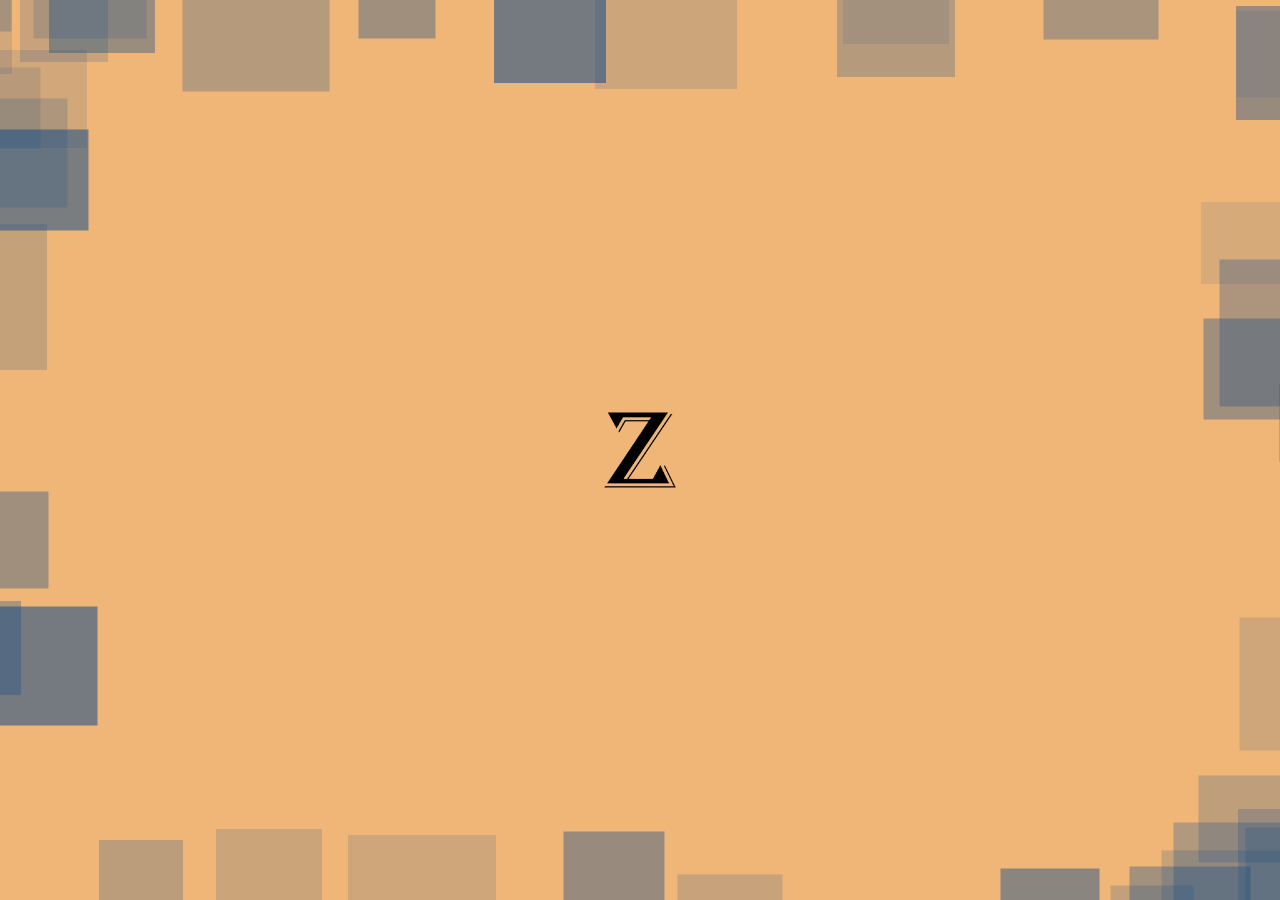
<file: index.html>
<!DOCTYPE html>
<html lang="en">

<head>
  <meta charset="UTF-8">
  <meta name="viewport" content="width=device-width, initial-scale=1.0">
  <title>Zintis May</title>
  <link rel="stylesheet" href="robotoFont.css">
  <link rel="stylesheet" href="robotoFont.css">
  <link rel="preconnect" href="https://fonts.googleapis.com">
  <link rel="preconnect" href="https://fonts.gstatic.com" crossorigin>
  <link
    href="https://fonts.googleapis.com/css2?family=Roboto:ital,wght@0,100;0,300;0,400;0,500;0,700;0,900;1,100;1,300;1,400;1,500;1,700;1,900&display=swap"
    rel="stylesheet">
  <link rel="stylesheet" href="index.css">
  <style>
    body {
      overflow: hidden;
      margin: 0;
      padding: 0;
    }
  </style>
  <!-- Google Tag Manager -->
  <script>(function (w, d, s, l, i) {
      w[l] = w[l] || []; w[l].push({
        'gtm.start':
          new Date().getTime(), event: 'gtm.js'
      }); var f = d.getElementsByTagName(s)[0],
        j = d.createElement(s), dl = l != 'dataLayer' ? '&l=' + l : ''; j.async = true; j.src =
          'https://www.googletagmanager.com/gtm.js?id=' + i + dl; f.parentNode.insertBefore(j, f);
    })(window, document, 'script', 'dataLayer', 'GTM-M5S8KQSX');</script>
  <!-- End Google Tag Manager -->
</head>

<body class="index" id="shapeHolder">
  <!-- Google Tag Manager (noscript) -->
  <noscript><iframe src="https://www.googletagmanager.com/ns.html?id=GTM-M5S8KQSX" height="0" width="0"
      style="display:none;visibility:hidden"></iframe></noscript>
  <!-- End Google Tag Manager (noscript) -->
  <div id="shapeHolder" class="sidePattern">
  </div>
  <a href="home.html" class="fancyZ fixedCenter"></a>

</body>
<script>
  document.body.addEventListener("click", function () {
    window.location = "home.html"
  })
</script>
<script>

  let blueSquareArray = createShapes(10)
  let shapeHolder = document.getElementById("shapeHolder")
  blueSquareArray.forEach(tri => {
    shapeHolder.appendChild(tri)
  })

  function rand(min, max) {
    return min + Math.floor(Math.random() * Math.floor(max - min + 1));
  }

  function weightedRand(min, max, goHi, iterations) {
    var numToReturn = max;
    for (var k = 0; k < iterations; k++) {
      var randomNumber = rand(min, max);
      if (goHi && randomNumber > numToReturn) {
        numToReturn = randomNumber
      } else if (!goHi && randomNumber < numToReturn) {
        numToReturn = randomNumber
      }
    }
    return numToReturn;
  }

  function makeRandomblueSquare(i, topBottom, distanceFromTB, leftRight, distanceFromLR) {
    var heightWidth = rand(75, 150);
    let tri = document.createElement("div")
    tri.classList.add("blueSquare")
    tri.style.zIndex = 0
    if (topBottom) tri.style[topBottom] = rand(distanceFromTB.lo, distanceFromTB.hi) + "%"
    if (leftRight) tri.style[leftRight] = rand(distanceFromLR.lo, distanceFromLR.hi) + "%"
    tri.style.height = heightWidth + "px"
    tri.style.width = heightWidth + "px"
    tri.style.opacity = weightedRand(10, 70, false, 3) / 100

    return tri
  }

  function createShapes(amount) {
    //Version 1 sides
    var blueSquareArray = []
    // left
    for (var x = 0; x < amount; x++) {
      blueSquareArray.push(makeRandomblueSquare(x, "top", { lo: -5, hi: 105 }, "left", { lo: -3, hi: 3 }))
    }
    // right
    for (var y = 0; y < amount; y++) {
      blueSquareArray.push(makeRandomblueSquare(x, "top", { lo: -5, hi: 105 }, "left", { lo: 97, hi: 103 }))
    }
    // top
    for (var z = 0; z < amount; z++) {
      blueSquareArray.push(makeRandomblueSquare(x, "top", { lo: -3, hi: 3 }, "left", { lo: -5, hi: 105 }))
    }
    // bottom
    for (var q = 0; q < amount; q++) {
      blueSquareArray.push(makeRandomblueSquare(x, "top", { lo: 97, hi: 103 }, "left", { lo: -5, hi: 105 }))
    }
    return blueSquareArray
  }





</script>

</html>
</file>
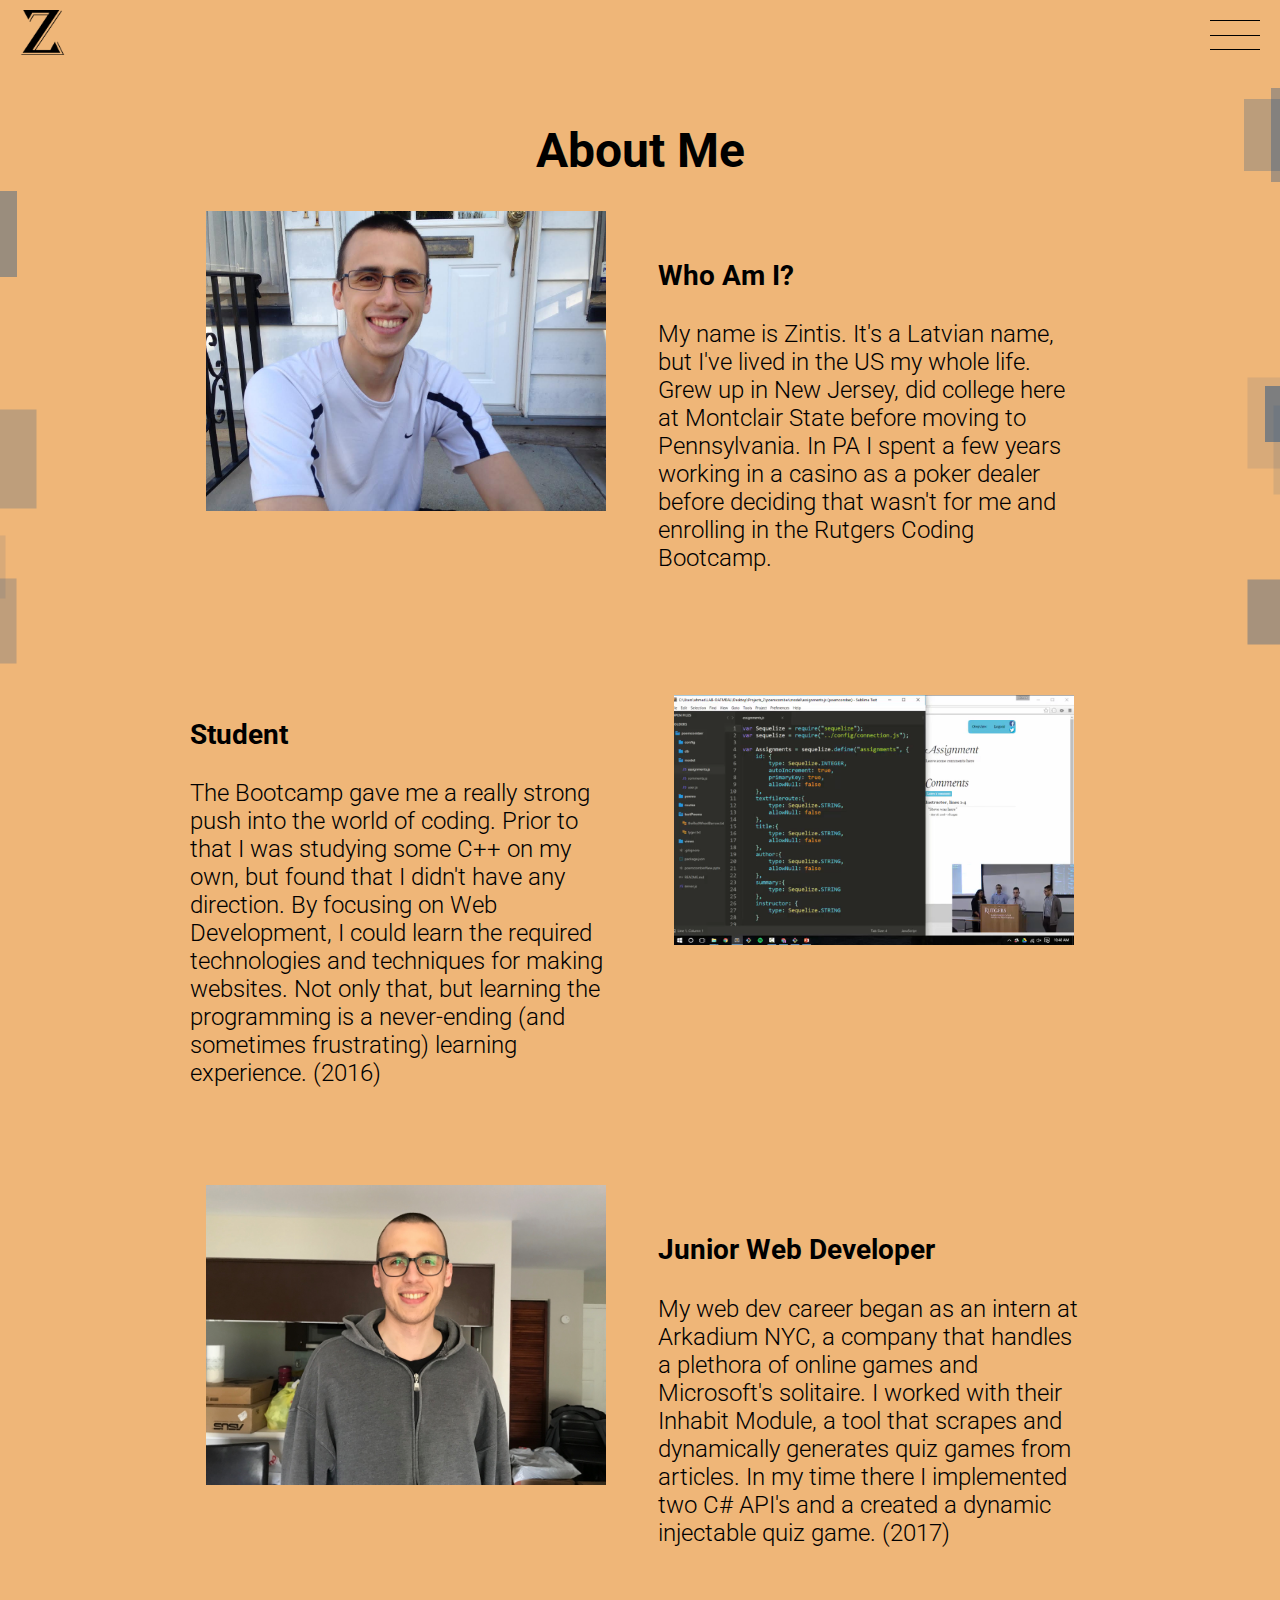
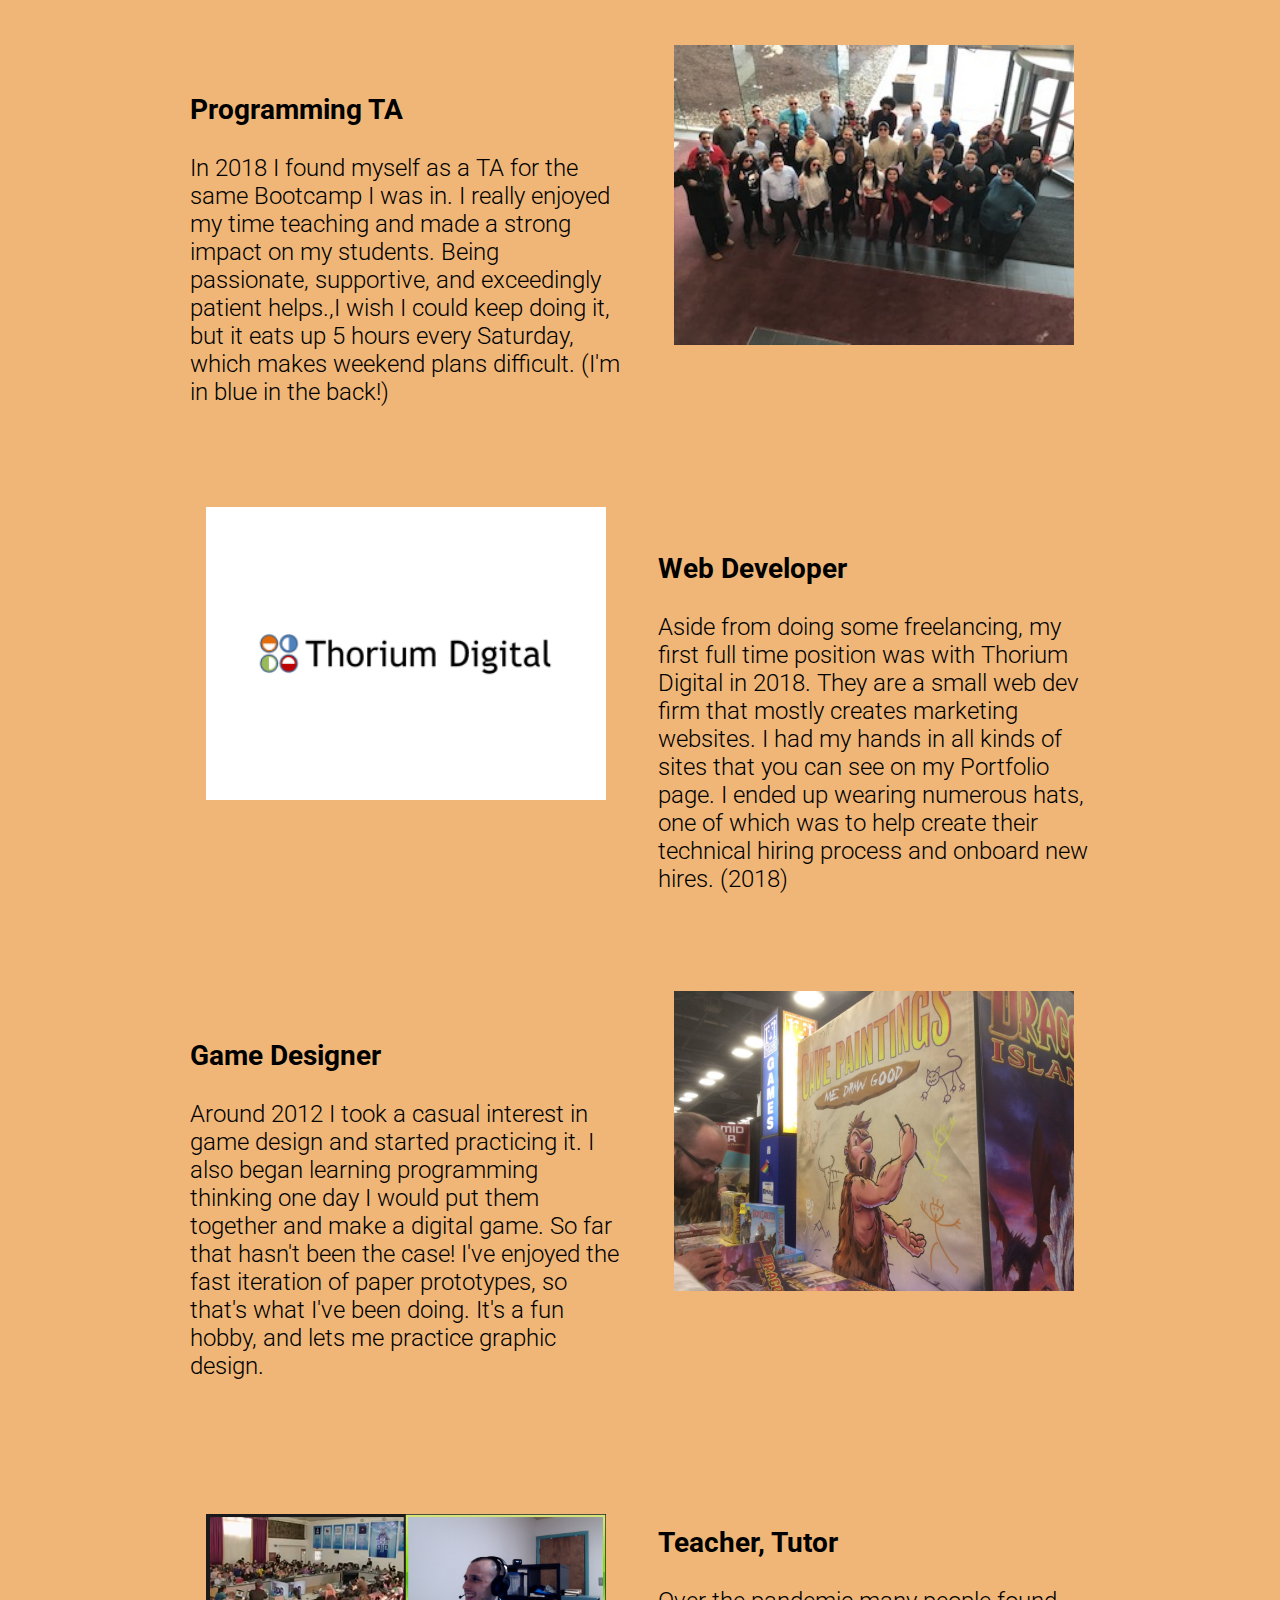
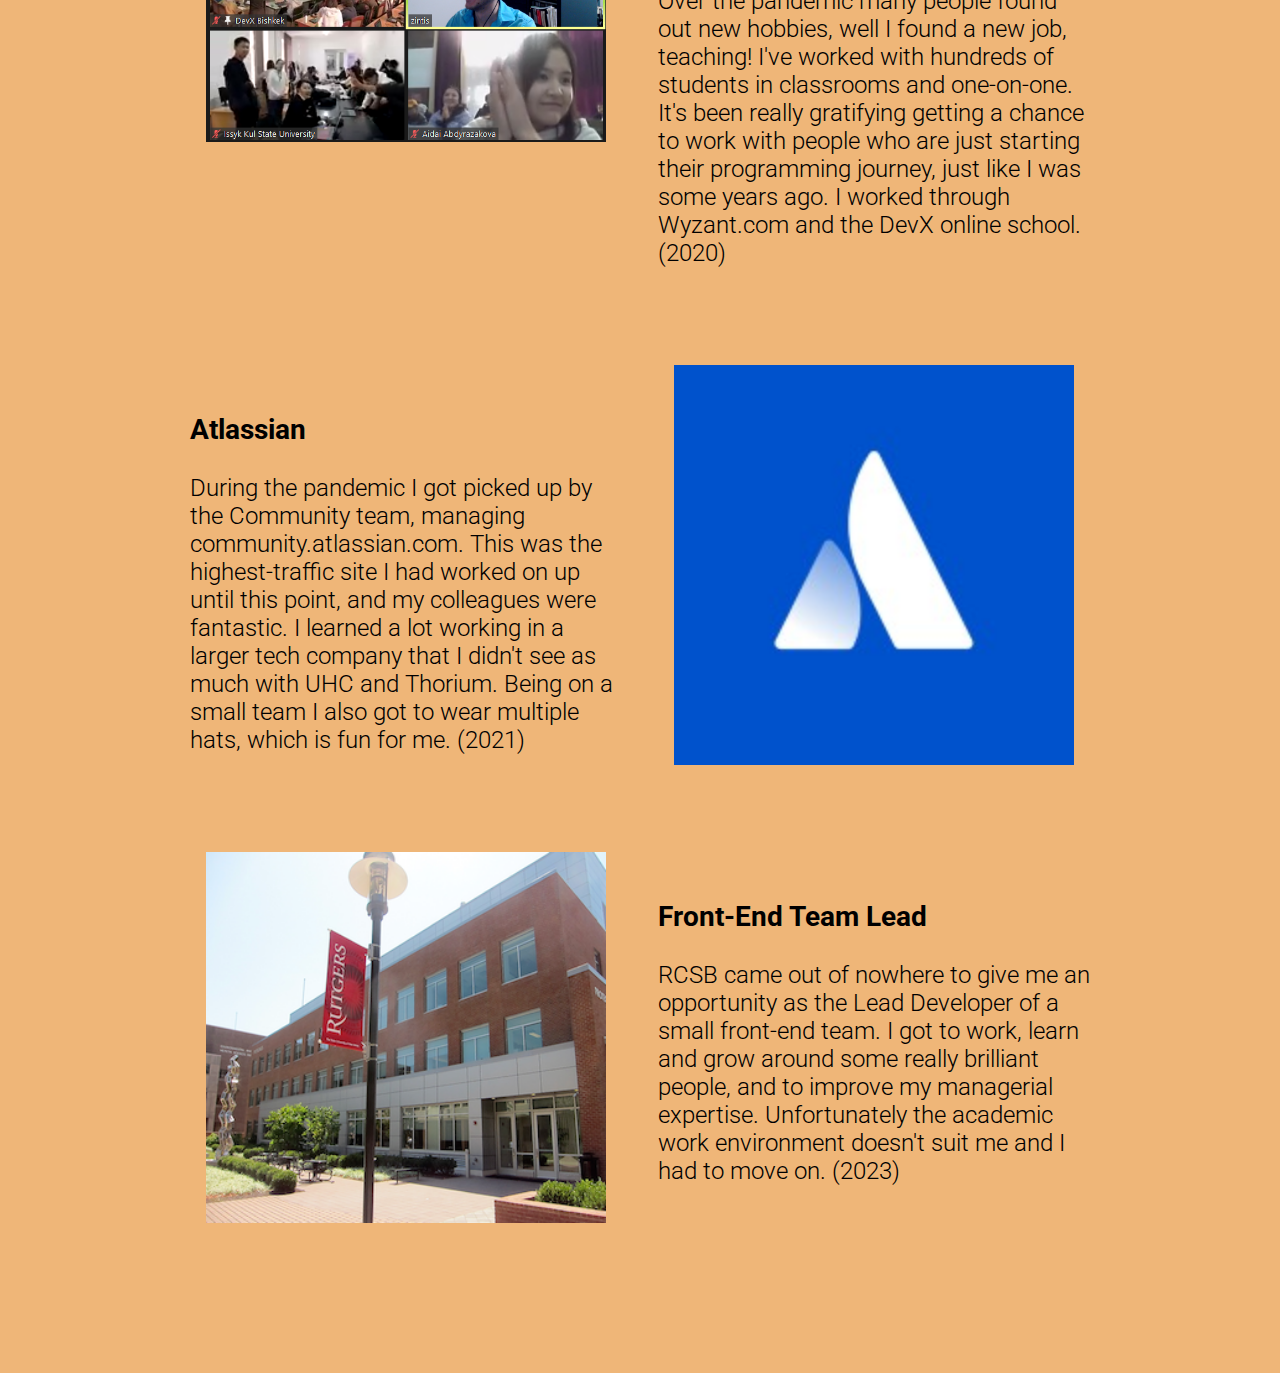
<file: about.html>
<!DOCTYPE html>
<html lang="en">

<head>
  <meta charset="UTF-8">
  <meta name="viewport" content="width=device-width, 
  initial-scale=1.0">
  <title>Zintis May - About</title>
  <link rel="stylesheet" href="robotoFont.css">
  <link rel="preconnect" href="https://fonts.googleapis.com">
  <link rel="preconnect" href="https://fonts.gstatic.com" crossorigin>
  <link
    href="https://fonts.googleapis.com/css2?family=Roboto:ital,wght@0,100;0,300;0,400;0,500;0,700;0,900;1,100;1,300;1,400;1,500;1,700;1,900&display=swap"
    rel="stylesheet">
  <link rel="stylesheet" href="index.css">
  <!-- Google Tag Manager -->
  <script>(function (w, d, s, l, i) {
      w[l] = w[l] || []; w[l].push({
        'gtm.start':
          new Date().getTime(), event: 'gtm.js'
      }); var f = d.getElementsByTagName(s)[0],
        j = d.createElement(s), dl = l != 'dataLayer' ? '&l=' + l : ''; j.async = true; j.src =
          'https://www.googletagmanager.com/gtm.js?id=' + i + dl; f.parentNode.insertBefore(j, f);
    })(window, document, 'script', 'dataLayer', 'GTM-M5S8KQSX');</script>
  <!-- End Google Tag Manager -->
</head>

<body class="about">
  <!-- Google Tag Manager (noscript) -->
  <noscript><iframe src="https://www.googletagmanager.com/ns.html?id=GTM-M5S8KQSX" height="0" width="0"
      style="display:none;visibility:hidden"></iframe></noscript>
  <!-- End Google Tag Manager (noscript) -->
  <div class="contentArea" id="contentArea">
    <h1 class="headerText">About Me</h1>
  </div>
</body>
<!-- assigns variable "aboutData" -->
<script src="data/aboutData.js"></script>
<script>
  let contentArea = document.getElementById("contentArea")
  // contentArea.innerHTML = ""
  for (let x = 0; x < aboutData.length; x++) {
    let { image, title, text, year } = aboutData[x]
    let flip = x % 2 === 1 ? "flip" : ""
    let content = `
      <div class="row ${flip}">
        <div class="col left">
          <img src="images/${image}" alt="">
        </div>
        <div class="col right">
          <p>
            <h3>
              ${title}
            </h3>
            ${text}
          </p>
        </div>
      </div>
    `
    contentArea.innerHTML += content
  }
</script>
<script src="addMenu.js"></script>
<script>

  let blueSquareWithContent = document.querySelectorAll(".contentArea .blueSquare")
  // alert(blueSquareWithContent.length)
  for (let x = 0; x < blueSquareWithContent.length; x++) {
    let target = blueSquareWithContent[x]
    target.position = "absolute"
    target.style.top = `calc(40% + ${x * 50}px)`
    if (x % 2 === 1) {
      target.style.margin = "0 calc(50% + 150px)"
    } else {
      target.style.margin = "0 calc(50% - 150px)"
    }
  }

  let blueSquareArray = createShapes(10)
  blueSquareArray.forEach(tri => {
    contentArea.appendChild(tri)
  })

  function rand(min, max) {
    return min + Math.floor(Math.random() * Math.floor(max - min + 1));
  }

  function weightedRand(min, max, goHi, iterations) {
    var numToReturn = max;
    for (var k = 0; k < iterations; k++) {
      var randomNumber = rand(min, max);
      if (goHi && randomNumber > numToReturn) {
        numToReturn = randomNumber
      } else if (!goHi && randomNumber < numToReturn) {
        numToReturn = randomNumber
      }
    }
    return numToReturn;
  }

  function makeRandomBlueSquare(i, distanceFromTB, distanceFromLR) {
    var heightWidth = rand(50, 100);
    let tri = document.createElement("div")
    tri.classList.add("blueSquare")
    tri.style.zIndex = 0
    tri.style.top = rand(distanceFromTB.lo, distanceFromTB.hi) + "%"
    tri.style.left = rand(distanceFromLR.lo, distanceFromLR.hi) + "%"
    tri.style.height = heightWidth + "px"
    tri.style.width = heightWidth + "px"
    tri.style.opacity = weightedRand(10, 70, false, 3) / 100

    return tri
  }

  function createShapes(amount) {
    //Version 1 sides
    var blueSquareArray = []
    // left
    for (var x = 0; x < amount; x++) {
      blueSquareArray.push(makeRandomBlueSquare(x, { lo: 15, hi: 100 }, { lo: -5, hi: 0 }))
    }
    // right
    for (var y = 0; y < amount; y++) {
      blueSquareArray.push(makeRandomBlueSquare(x, { lo: 15, hi: 100 }, { lo: 100, hi: 105 }))
    }
    // // top
    // for (var z = 0; z < amount; z++) {
    //   blueSquareArray.push(makeRandomBlueSquare(x, { lo: -3, hi: 5 }, { lo: 10, hi: 90 }))
    // }
    // // bottom
    // for (var q = 0; q < amount; q++) {
    //   blueSquareArray.push(makeRandomBlueSquare(x, { lo: 97, hi: 103 }, { lo: -10, hi: 100 }))
    // }
    return blueSquareArray
  }
</script>

</html>
</file>
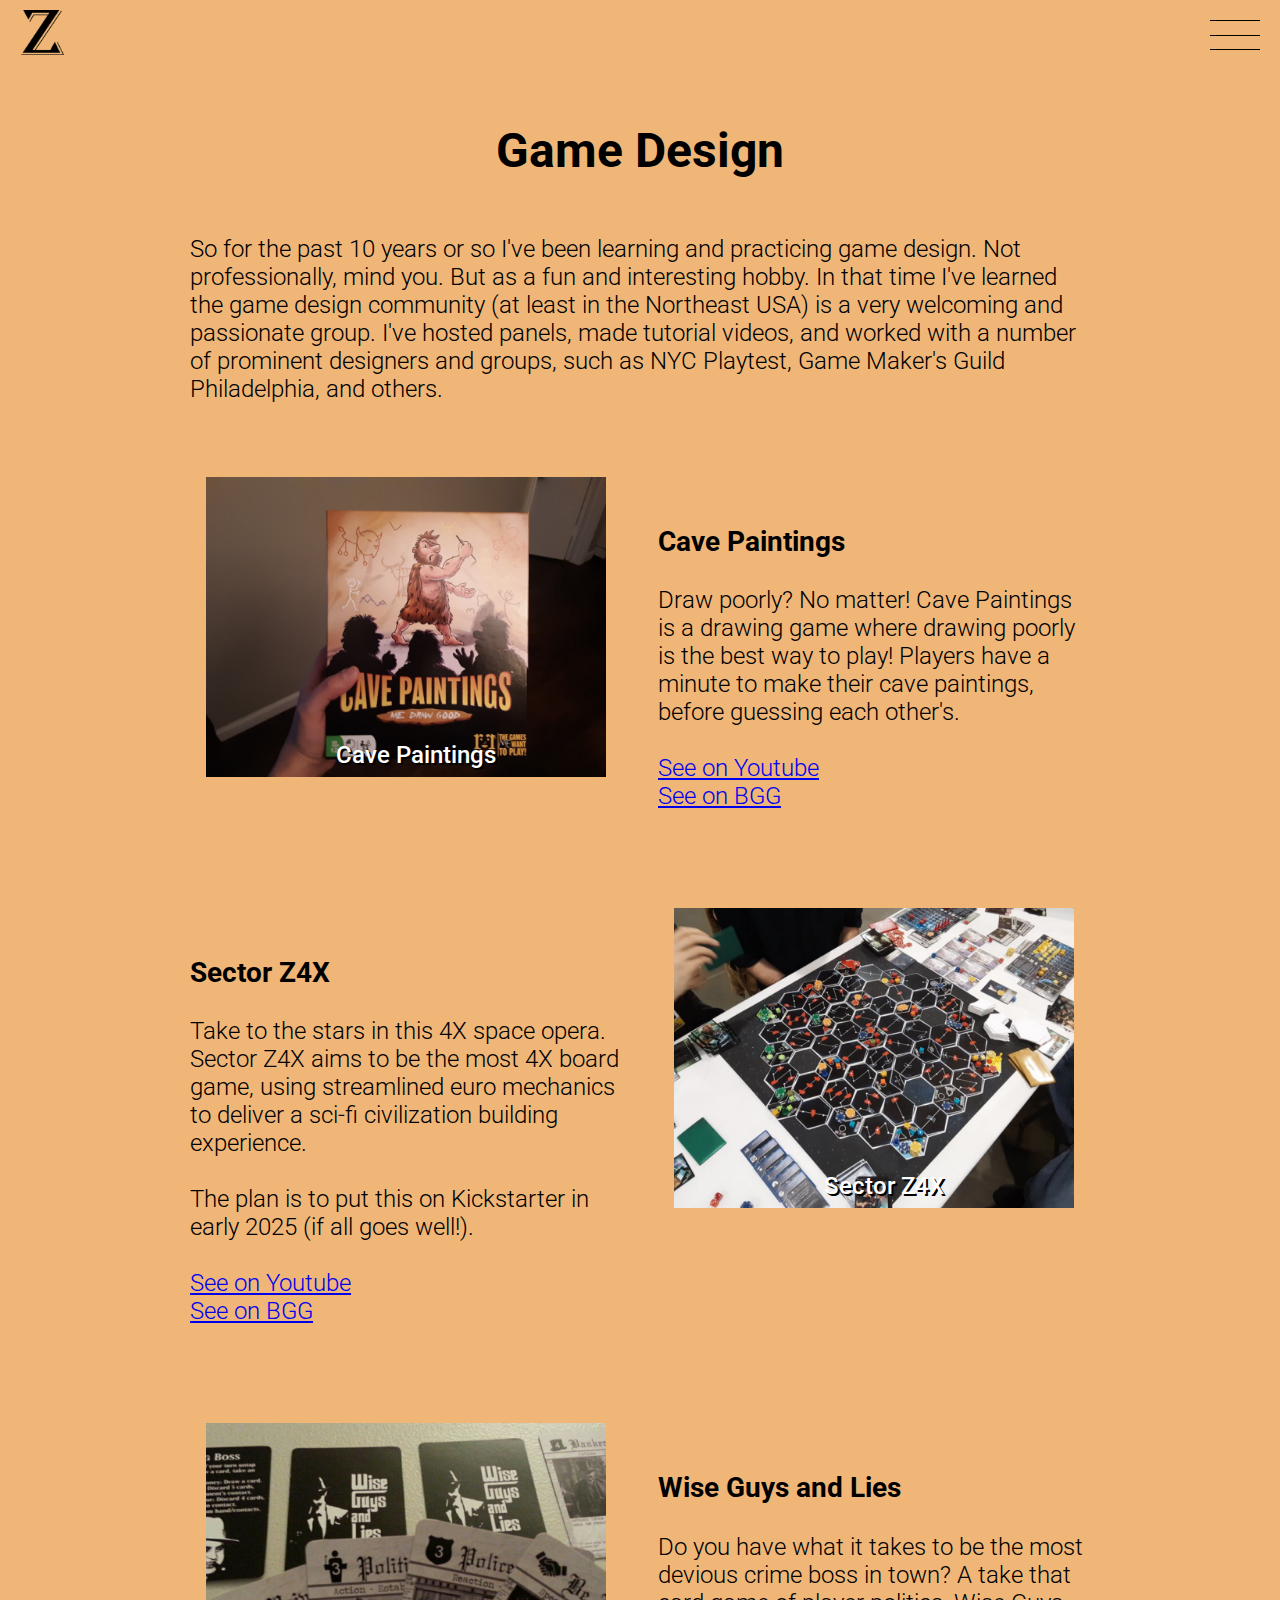
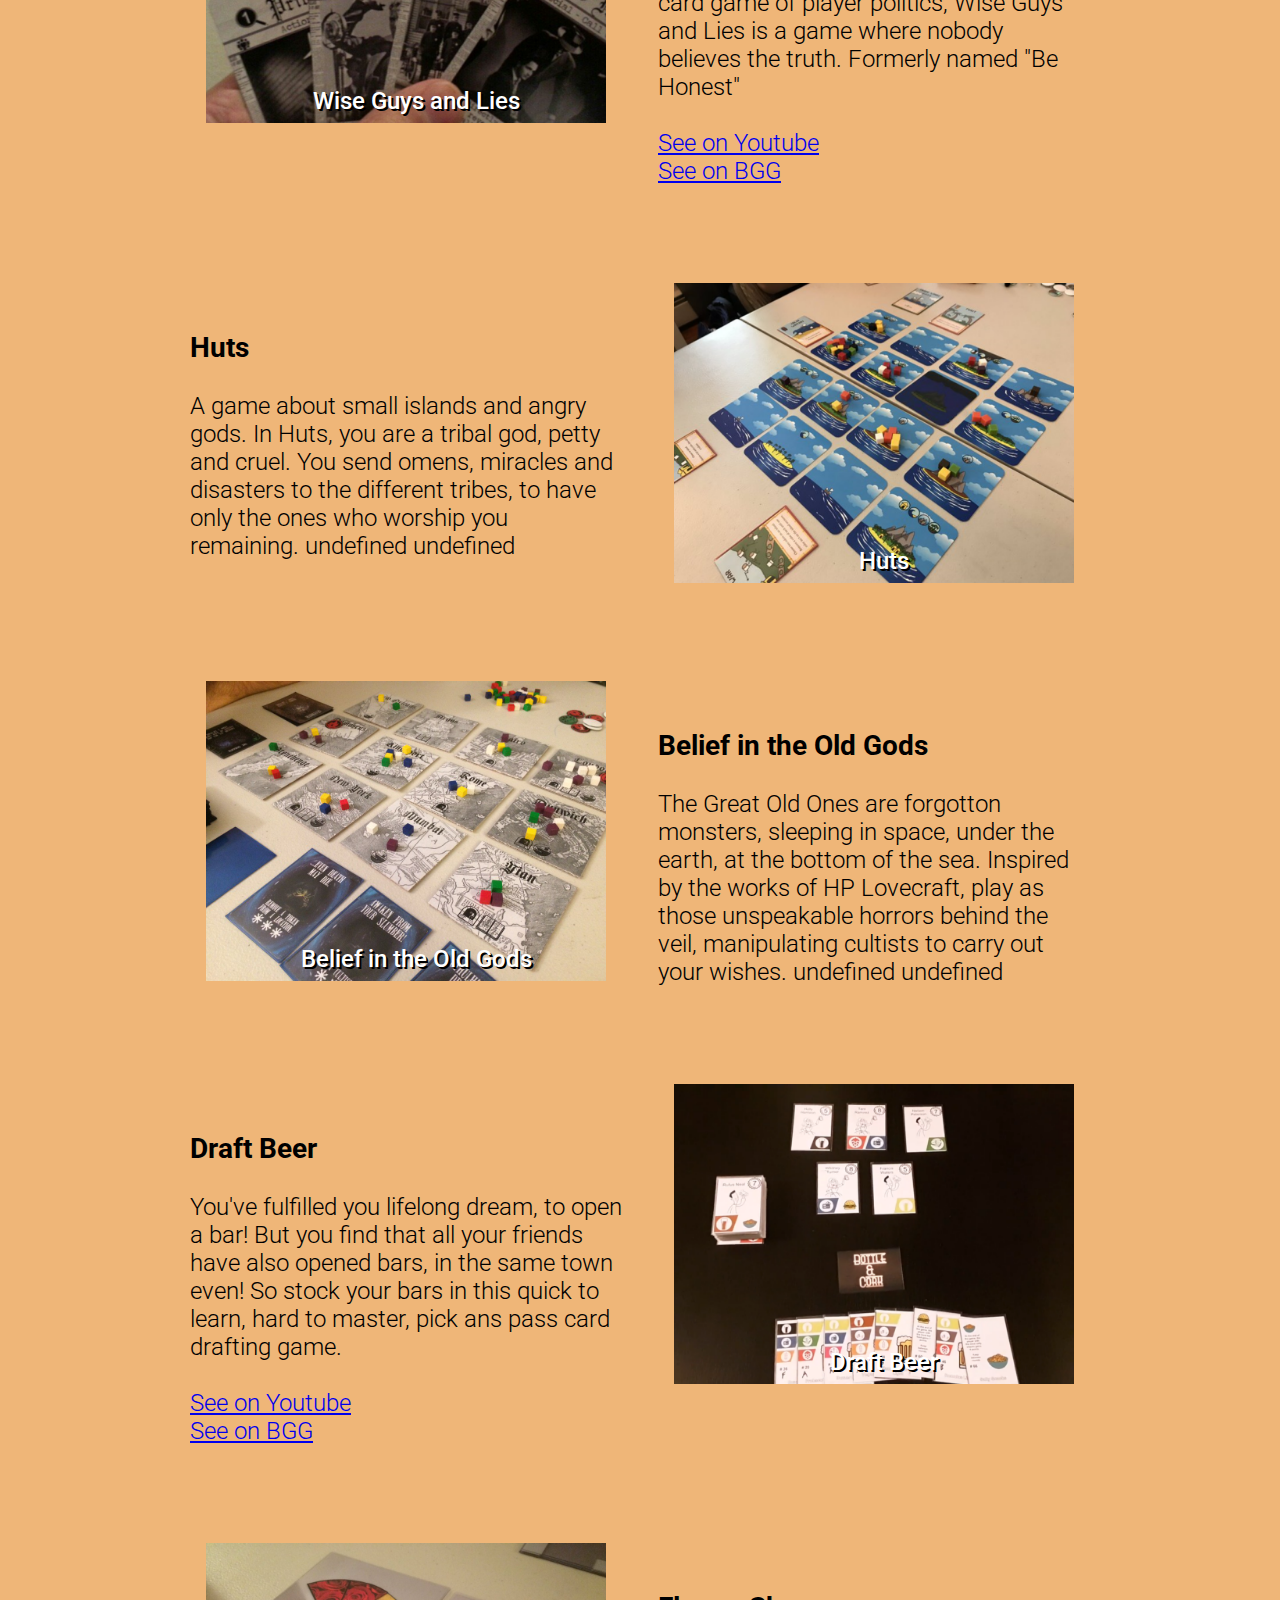
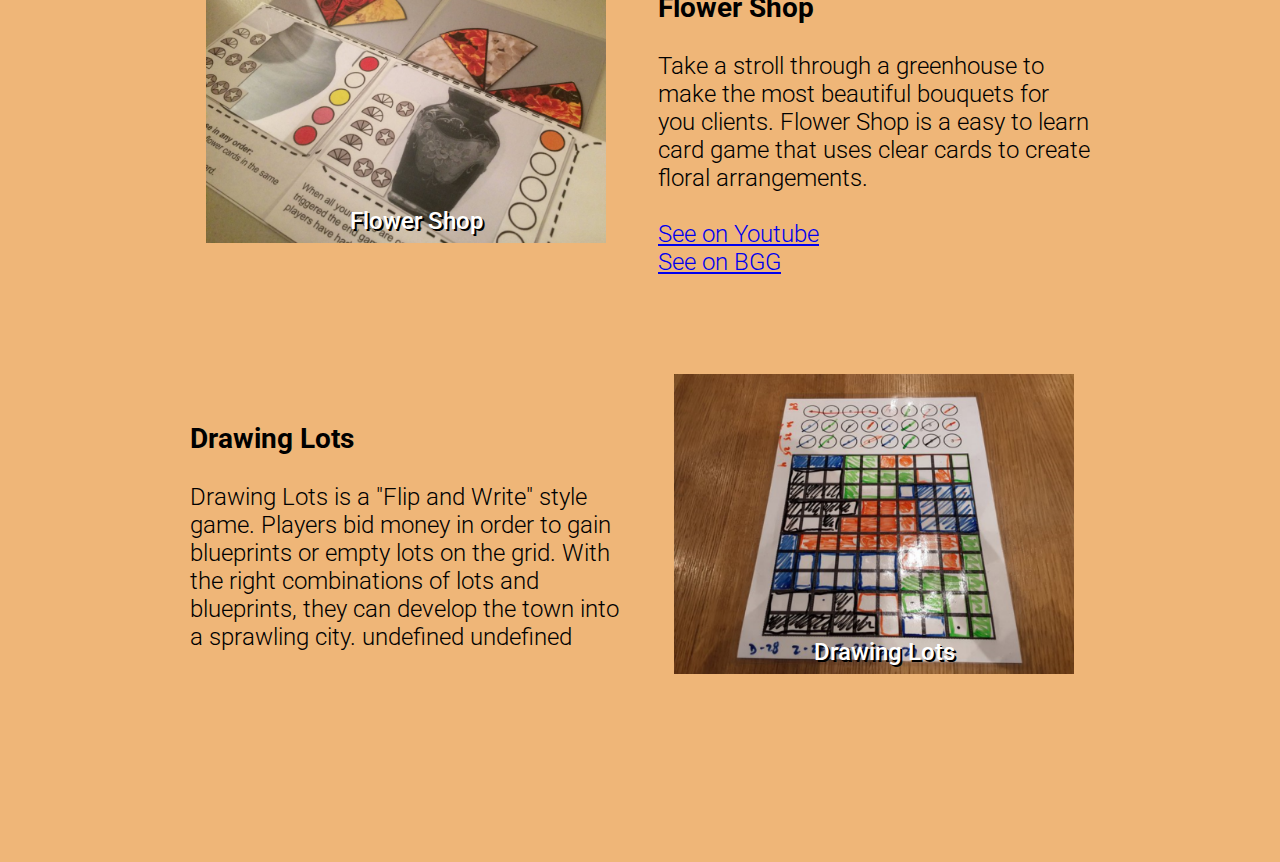
<file: games.html>
<!DOCTYPE html>
<html lang="en">

<head>
  <meta charset="UTF-8">
  <meta name="viewport" content="width=device-width, initial-scale=1.0">
  <title>Zintis May - Games</title>
  <link rel="stylesheet" href="robotoFont.css">
  <link rel="preconnect" href="https://fonts.googleapis.com">
  <link rel="preconnect" href="https://fonts.gstatic.com" crossorigin>
  <link
    href="https://fonts.googleapis.com/css2?family=Roboto:ital,wght@0,100;0,300;0,400;0,500;0,700;0,900;1,100;1,300;1,400;1,500;1,700;1,900&display=swap"
    rel="stylesheet">
  <link rel="stylesheet" href="index.css">
  <!-- Google Tag Manager -->
  <script>(function (w, d, s, l, i) {
      w[l] = w[l] || []; w[l].push({
        'gtm.start':
          new Date().getTime(), event: 'gtm.js'
      }); var f = d.getElementsByTagName(s)[0],
        j = d.createElement(s), dl = l != 'dataLayer' ? '&l=' + l : ''; j.async = true; j.src =
          'https://www.googletagmanager.com/gtm.js?id=' + i + dl; f.parentNode.insertBefore(j, f);
    })(window, document, 'script', 'dataLayer', 'GTM-M5S8KQSX');</script>
  <!-- End Google Tag Manager -->
</head>

<body class="games">
  <!-- Google Tag Manager (noscript) -->
  <noscript><iframe src="https://www.googletagmanager.com/ns.html?id=GTM-M5S8KQSX" height="0" width="0"
      style="display:none;visibility:hidden"></iframe></noscript>
  <!-- End Google Tag Manager (noscript) -->
  <div class="contentArea" id="contentArea">
    <h1 class="headerText">Game Design</h1>
    <div class="row">
      <p>So for the past 10 years or so I've been learning and practicing game design. Not professionally, mind you. But
        as a fun and interesting hobby. In that time I've learned the game design community (at least in the Northeast
        USA) is a very welcoming and passionate group. I've hosted panels, made tutorial videos, and worked with a
        number of prominent designers and groups, such as NYC Playtest, Game Maker's Guild Philadelphia, and others.</p>
    </div>
  </div>
</body>
<script src="data/gameData.js"></script>
<script>
  let contentArea = document.getElementById("contentArea")
  for (let x = 0; x < gameData.length; x++) {
    let { name, year, description, image, youtubeVideoLink, BGGpageLink } = gameData[x]
    let flip = x % 2 === 1 ? "flip" : ""
    let content = `
    <div class="row ${flip}">
      <div class="col left">
        <img src="images/${image}" alt="${name}">
        <p class="captionText">${name}</p>
      </div>
      <div class="col right">
        <p>
          <h3>
            ${name}
          </h3>
          ${description}
          ${youtubeVideoLink && `<br><br><a href="${youtubeVideoLink}">See on Youtube</a>`}
          ${youtubeVideoLink && `<a href="${BGGpageLink}">See on BGG</a>`}
        </p>
      </div>
    </div>
    
    `
    contentArea.innerHTML += content
  }
</script>
<script src="addMenu.js"></script>

</html>
</file>
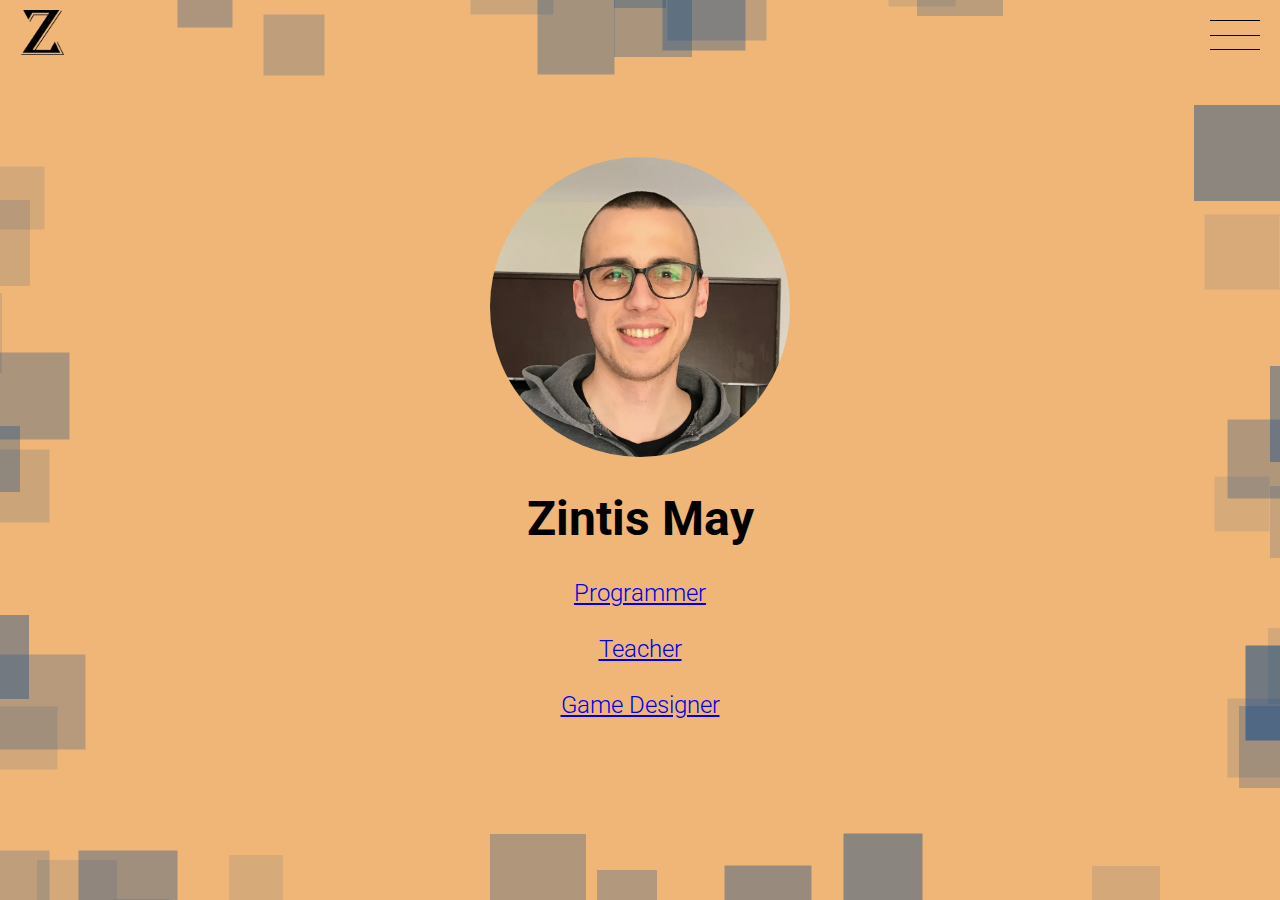
<file: home.html>
<!DOCTYPE html>
<html lang="en">

<head>
  <meta charset="UTF-8" />
  <meta name="viewport" content="width=device-width, initial-scale=1.0" />
  <title>Zintis May - Home</title>
  <link rel="stylesheet" href="robotoFont.css" />
  <link rel="preconnect" href="https://fonts.googleapis.com" />
  <link rel="preconnect" href="https://fonts.gstatic.com" crossorigin />
  <link
    href="https://fonts.googleapis.com/css2?family=Roboto:ital,wght@0,100;0,300;0,400;0,500;0,700;0,900;1,100;1,300;1,400;1,500;1,700;1,900&display=swap"
    rel="stylesheet" />
  <link rel="stylesheet" href="index.css" />
</head>

<meta charset="UTF-8">
<meta name="viewport" content="width=device-width, initial-scale=1.0">
<title>Zintis May - Home</title>
<link rel="stylesheet" href="robotoFont.css">
<link rel="preconnect" href="https://fonts.googleapis.com">
<link rel="preconnect" href="https://fonts.gstatic.com" crossorigin>
<link
  href="https://fonts.googleapis.com/css2?family=Roboto:ital,wght@0,100;0,300;0,400;0,500;0,700;0,900;1,100;1,300;1,400;1,500;1,700;1,900&display=swap"
  rel="stylesheet">
<link rel="stylesheet" href="index.css">
<!-- Google Tag Manager -->
<script>(function (w, d, s, l, i) {
    w[l] = w[l] || []; w[l].push({
      'gtm.start':
        new Date().getTime(), event: 'gtm.js'
    }); var f = d.getElementsByTagName(s)[0],
      j = d.createElement(s), dl = l != 'dataLayer' ? '&l=' + l : ''; j.async = true; j.src =
        'https://www.googletagmanager.com/gtm.js?id=' + i + dl; f.parentNode.insertBefore(j, f);
  })(window, document, 'script', 'dataLayer', 'GTM-M5S8KQSX');</script>
<!-- End Google Tag Manager -->
</head>

<body class="home">
  <!-- Google Tag Manager (noscript) -->
  <noscript><iframe src="https://www.googletagmanager.com/ns.html?id=GTM-M5S8KQSX" height="0" width="0"
      style="display:none;visibility:hidden"></iframe></noscript>
  <!-- End Google Tag Manager (noscript) -->
  <div class="contentArea" id="contentArea">
    <div class="headshot" id="headshot"></div>
    <div class="">
      <h1>Zintis May</h1>
      <p>
        <a href="work.html">Programmer</a>
        <br />
        <br />
        <a href="teaching.html">Teacher</a>
        <br />
        <br />
        <a href="games.html">Game Designer</a>
      </p>
      <div id="links"></div>
    </div>
  </div>
</body>
<script src="addMenu.js"></script>
<script>
  // buildMenu(document.getElementById("links"));
</script>
<script>
  let blueSquareArray = createShapes(10);
  let contentArea = document.getElementById("contentArea");
  blueSquareArray.forEach((tri) => {
    contentArea.appendChild(tri);
  });

  function rand(min, max) {
    return min + Math.floor(Math.random() * Math.floor(max - min + 1));
  }

  function weightedRand(min, max, goHi, iterations) {
    var numToReturn = max;
    for (var k = 0; k < iterations; k++) {
      var randomNumber = rand(min, max);
      if (goHi && randomNumber > numToReturn) {
        numToReturn = randomNumber;
      } else if (!goHi && randomNumber < numToReturn) {
        numToReturn = randomNumber;
      }
    }
    return numToReturn;
  }

  function makeRandomBlueSquare(i, distanceFromTB, distanceFromLR) {
    var heightWidth = rand(50, 100);
    let tri = document.createElement("div");
    tri.classList.add("blueSquare");
    tri.style.zIndex = 0;
    tri.style.top = rand(distanceFromTB.lo, distanceFromTB.hi) + "%";
    tri.style.left = rand(distanceFromLR.lo, distanceFromLR.hi) + "%";
    tri.style.height = heightWidth + "px";
    tri.style.width = heightWidth + "px";
    tri.style.opacity = weightedRand(10, 70, false, 3) / 100;

    return tri;
  }

  function createShapes(amount) {
    //Version 1 sides
    var blueSquareArray = [];
    // left
    for (var x = 0; x < amount; x++) {
      blueSquareArray.push(
        makeRandomBlueSquare(x, { lo: 15, hi: 100 }, { lo: -3, hi: 3 })
      );
    }
    // right
    for (var y = 0; y < amount; y++) {
      blueSquareArray.push(
        makeRandomBlueSquare(x, { lo: 15, hi: 100 }, { lo: 97, hi: 103 })
      );
    }
    // top
    for (var z = 0; z < amount; z++) {
      blueSquareArray.push(
        makeRandomBlueSquare(x, { lo: -3, hi: 5 }, { lo: 10, hi: 90 })
      );
    }
    // bottom
    for (var q = 0; q < amount; q++) {
      blueSquareArray.push(
        makeRandomBlueSquare(x, { lo: 97, hi: 103 }, { lo: -10, hi: 100 })
      );
    }
    return blueSquareArray;
  }
</script>

</html>
</file>
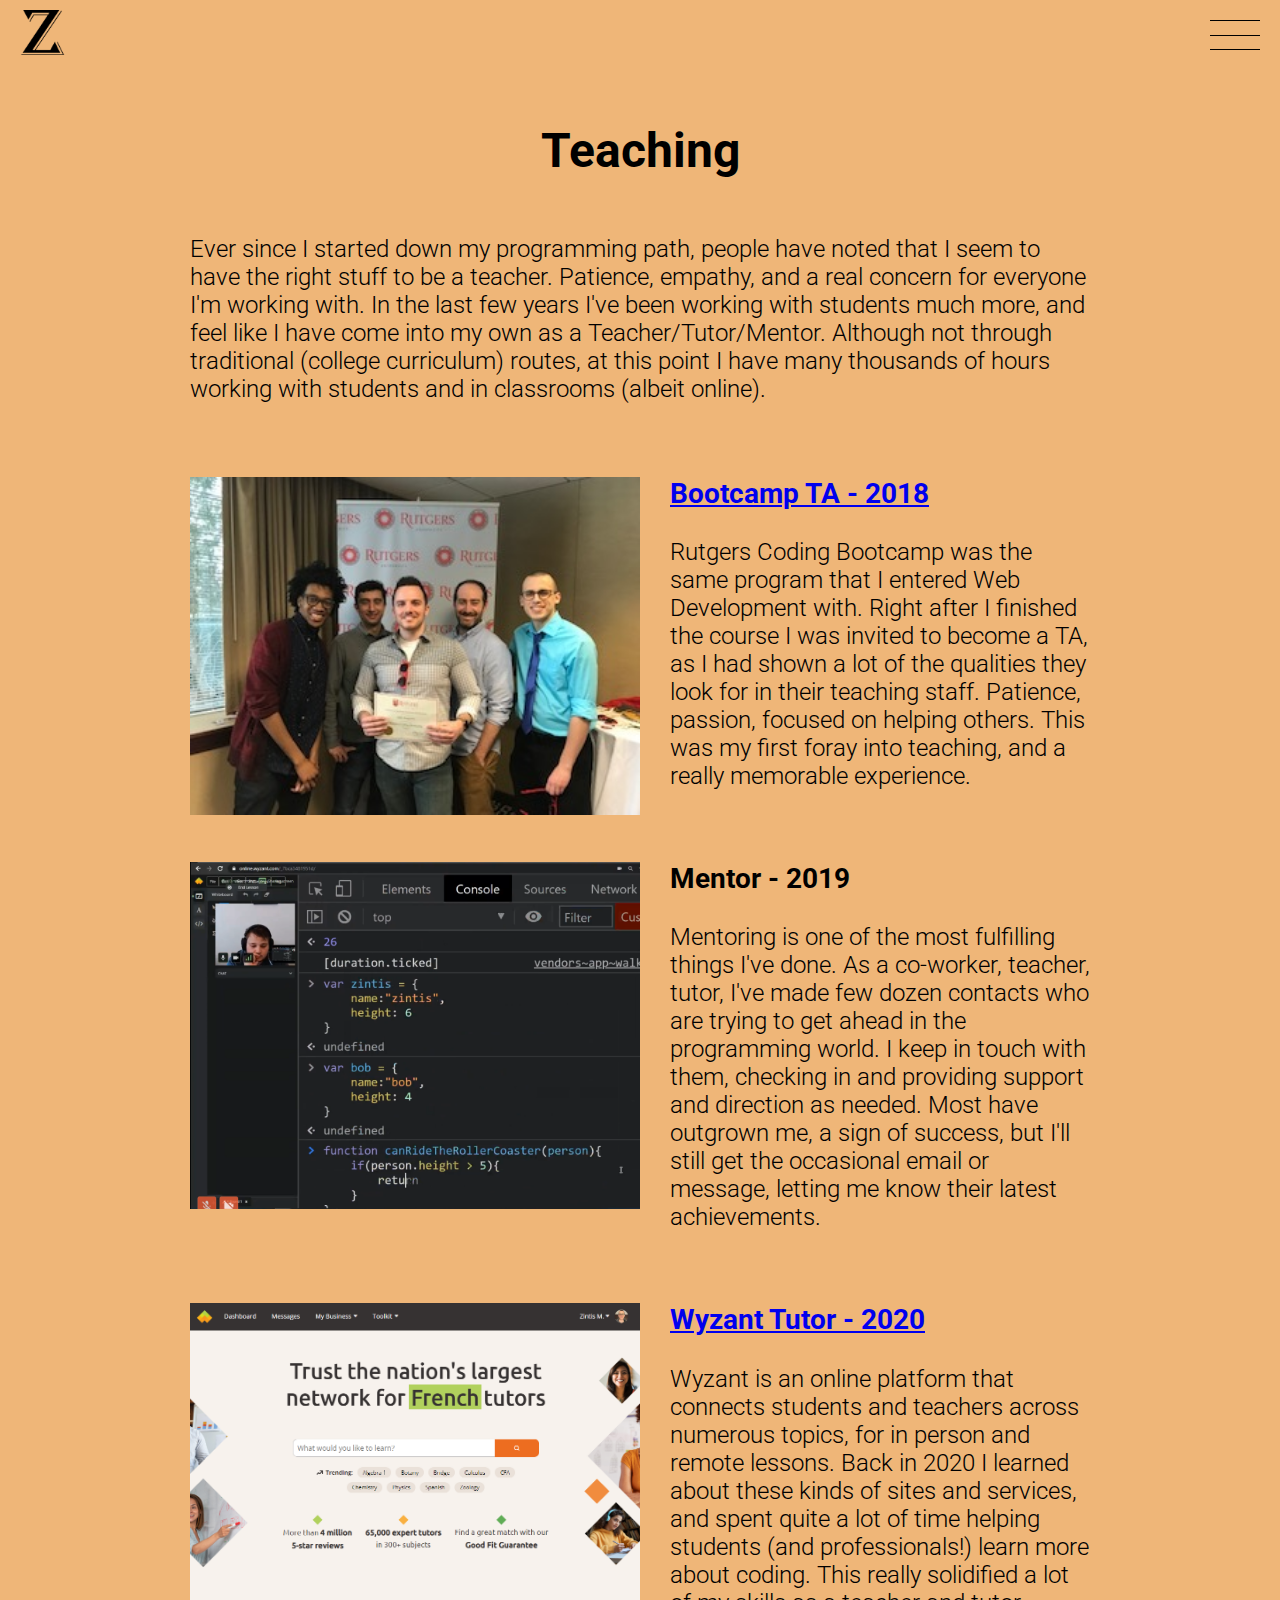
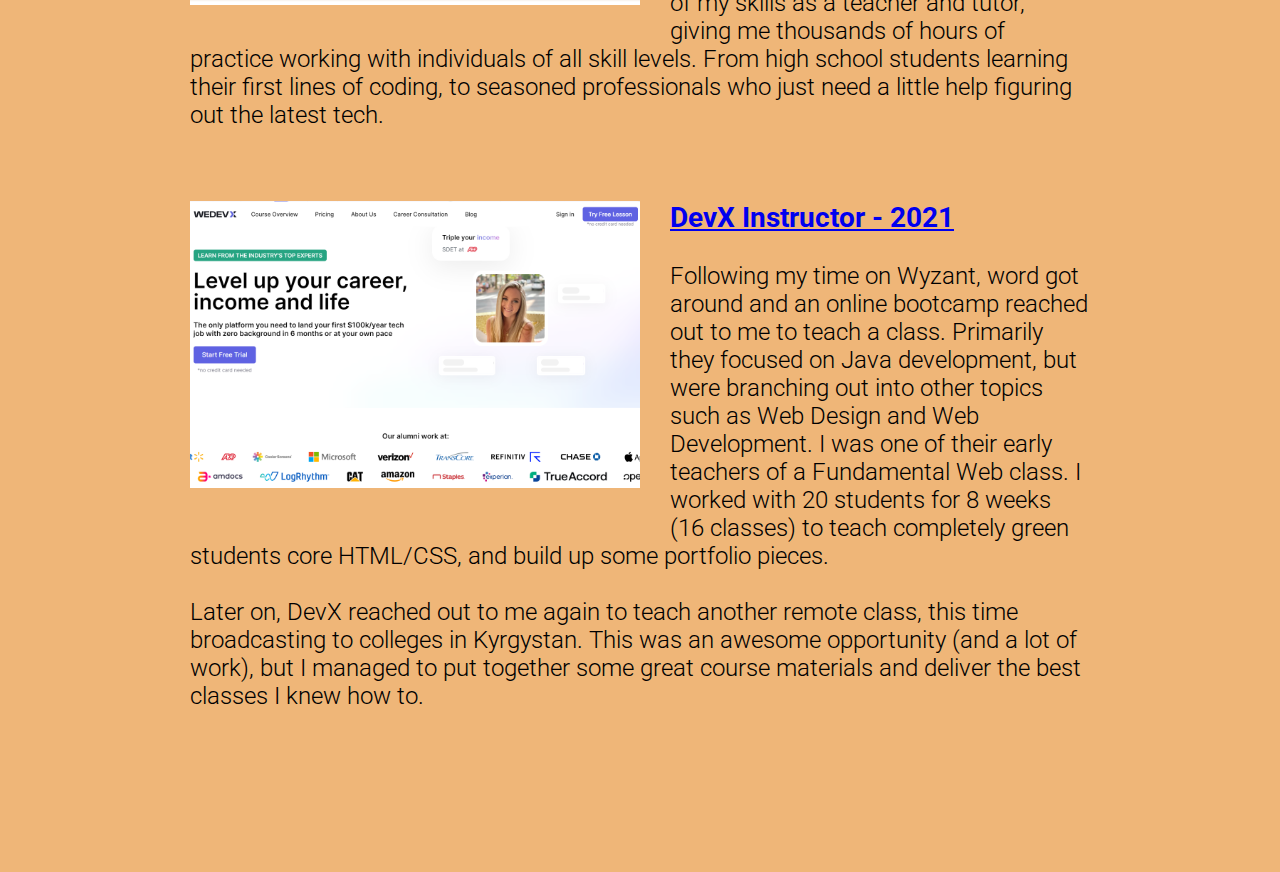
<file: teaching.html>
<!DOCTYPE html>
<html lang="en">

<head>
  <meta charset="UTF-8">
  <meta name="viewport" content="width=device-width, initial-scale=1.0">
  <title>Zintis May - Teacher</title>
  <link rel="stylesheet" href="robotoFont.css">
  <link rel="preconnect" href="https://fonts.googleapis.com">
  <link rel="preconnect" href="https://fonts.gstatic.com" crossorigin>
  <link
    href="https://fonts.googleapis.com/css2?family=Roboto:ital,wght@0,100;0,300;0,400;0,500;0,700;0,900;1,100;1,300;1,400;1,500;1,700;1,900&display=swap"
    rel="stylesheet">
  <link rel="stylesheet" href="index.css">
  <!-- Google Tag Manager -->
  <script>(function (w, d, s, l, i) {
      w[l] = w[l] || []; w[l].push({
        'gtm.start':
          new Date().getTime(), event: 'gtm.js'
      }); var f = d.getElementsByTagName(s)[0],
        j = d.createElement(s), dl = l != 'dataLayer' ? '&l=' + l : ''; j.async = true; j.src =
          'https://www.googletagmanager.com/gtm.js?id=' + i + dl; f.parentNode.insertBefore(j, f);
    })(window, document, 'script', 'dataLayer', 'GTM-M5S8KQSX');</script>
  <!-- End Google Tag Manager -->
</head>

<body class="teaching">
  <!-- Google Tag Manager (noscript) -->
  <noscript><iframe src="https://www.googletagmanager.com/ns.html?id=GTM-M5S8KQSX" height="0" width="0"
      style="display:none;visibility:hidden"></iframe></noscript>
  <!-- End Google Tag Manager (noscript) -->
  <div class="contentArea" id="contentArea">
    <h1 class="headerText">Teaching</h1>

    <div class="row">
      <p>Ever since I started down my programming path, people have noted that I seem to have the right stuff to be a
        teacher. Patience, empathy, and a real concern for everyone I'm working with. In the last few years I've been
        working with students much more, and feel like I have come into my own as a Teacher/Tutor/Mentor. Although not
        through traditional (college curriculum) routes, at this point I have many thousands of hours working with
        students and in classrooms (albeit online).</p>
    </div>

  </div>
</body>
<!-- assigns variable "teachingData" -->
<script src="data/teachingData.js"></script>
<script>
  teachingData.sort((a, b) => a.year - b.year)
  let contentArea = document.getElementById("contentArea")
  for (let x = 0; x < teachingData.length; x++) {
    let job = teachingData[x]
    let content = `
      <div class="floatRow">
          <a ${job.linkURL ? `href="${job.linkURL}"` : ""}>
          <img src="images/${job.image}" alt="">
        </a>
          <p>
            <h3>
              <a ${job.linkURL ? `href="${job.linkURL}"` : ""}>${job.properName} - ${job.year}</a>
            </h3>
            ${job.description}
          </p>
      </div>
    `
    contentArea.innerHTML += content
  }
</script>
<script src="addMenu.js"></script>

</html>
</file>
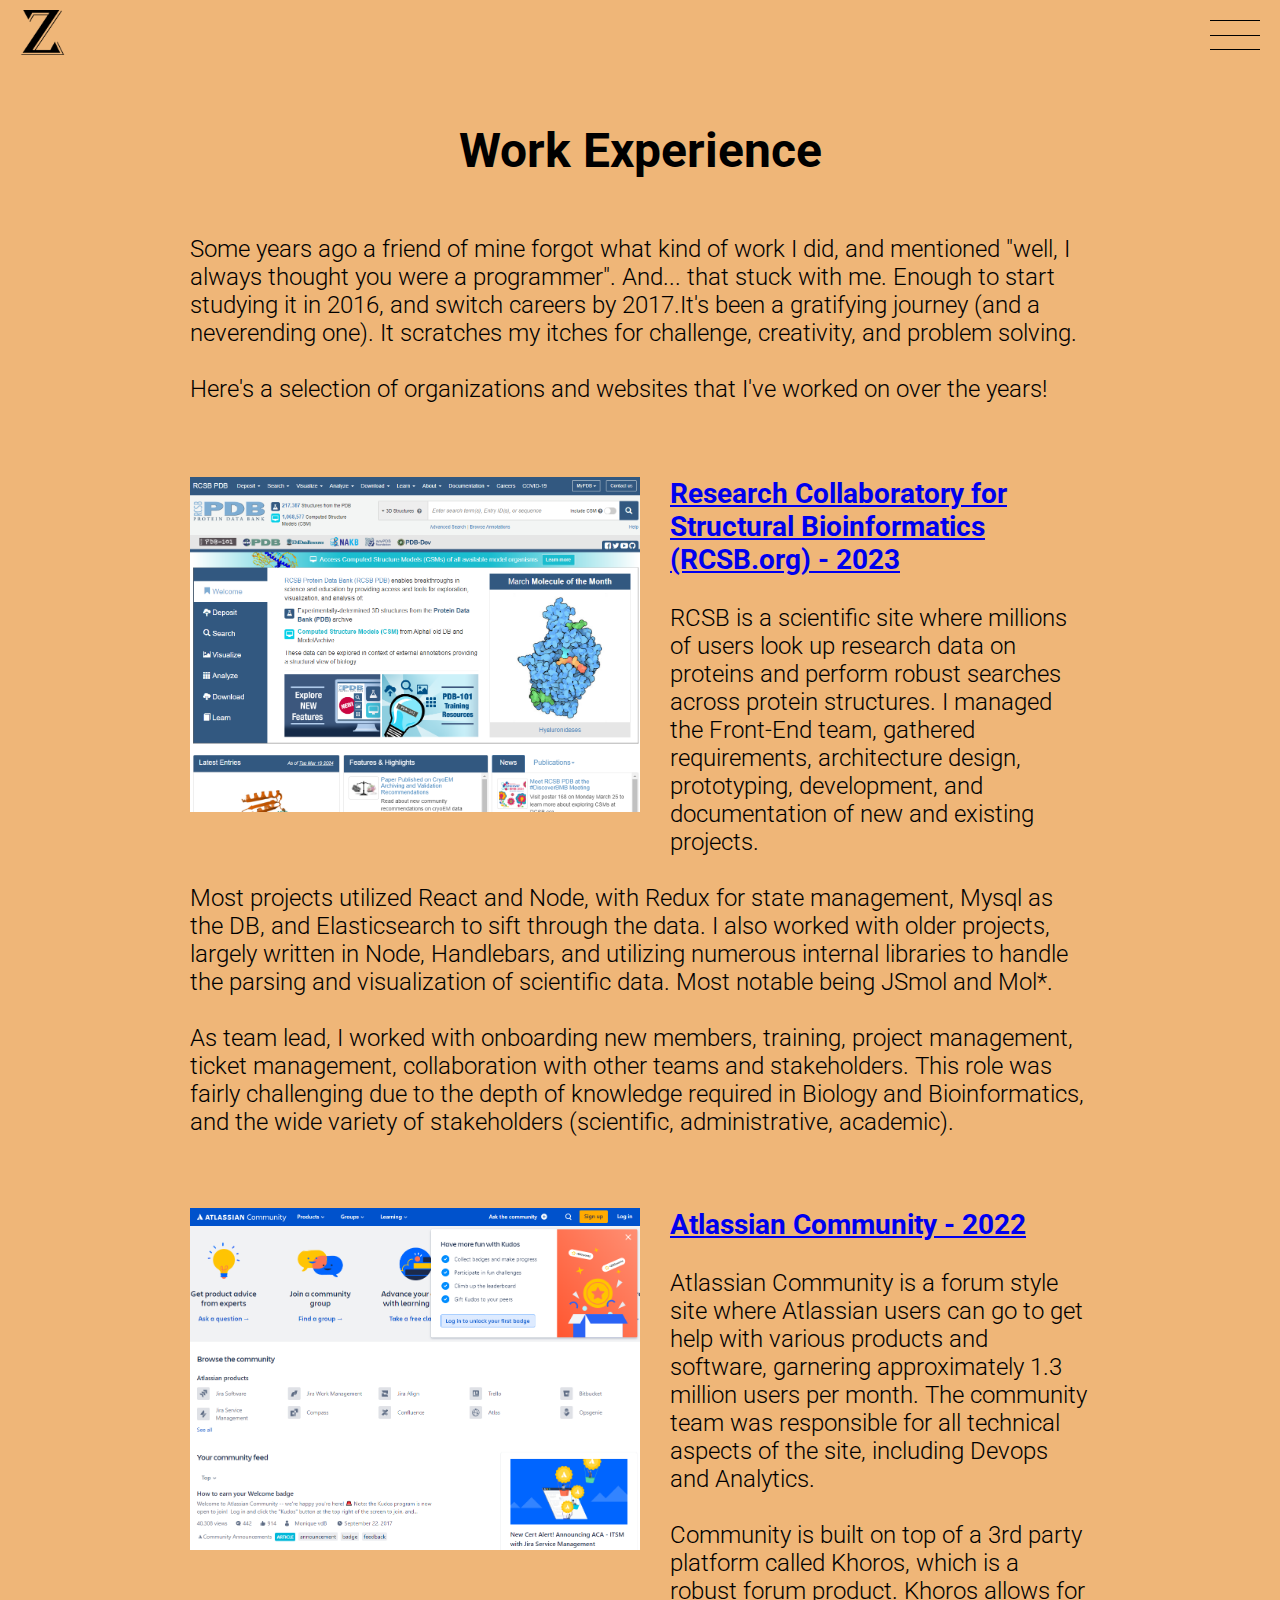
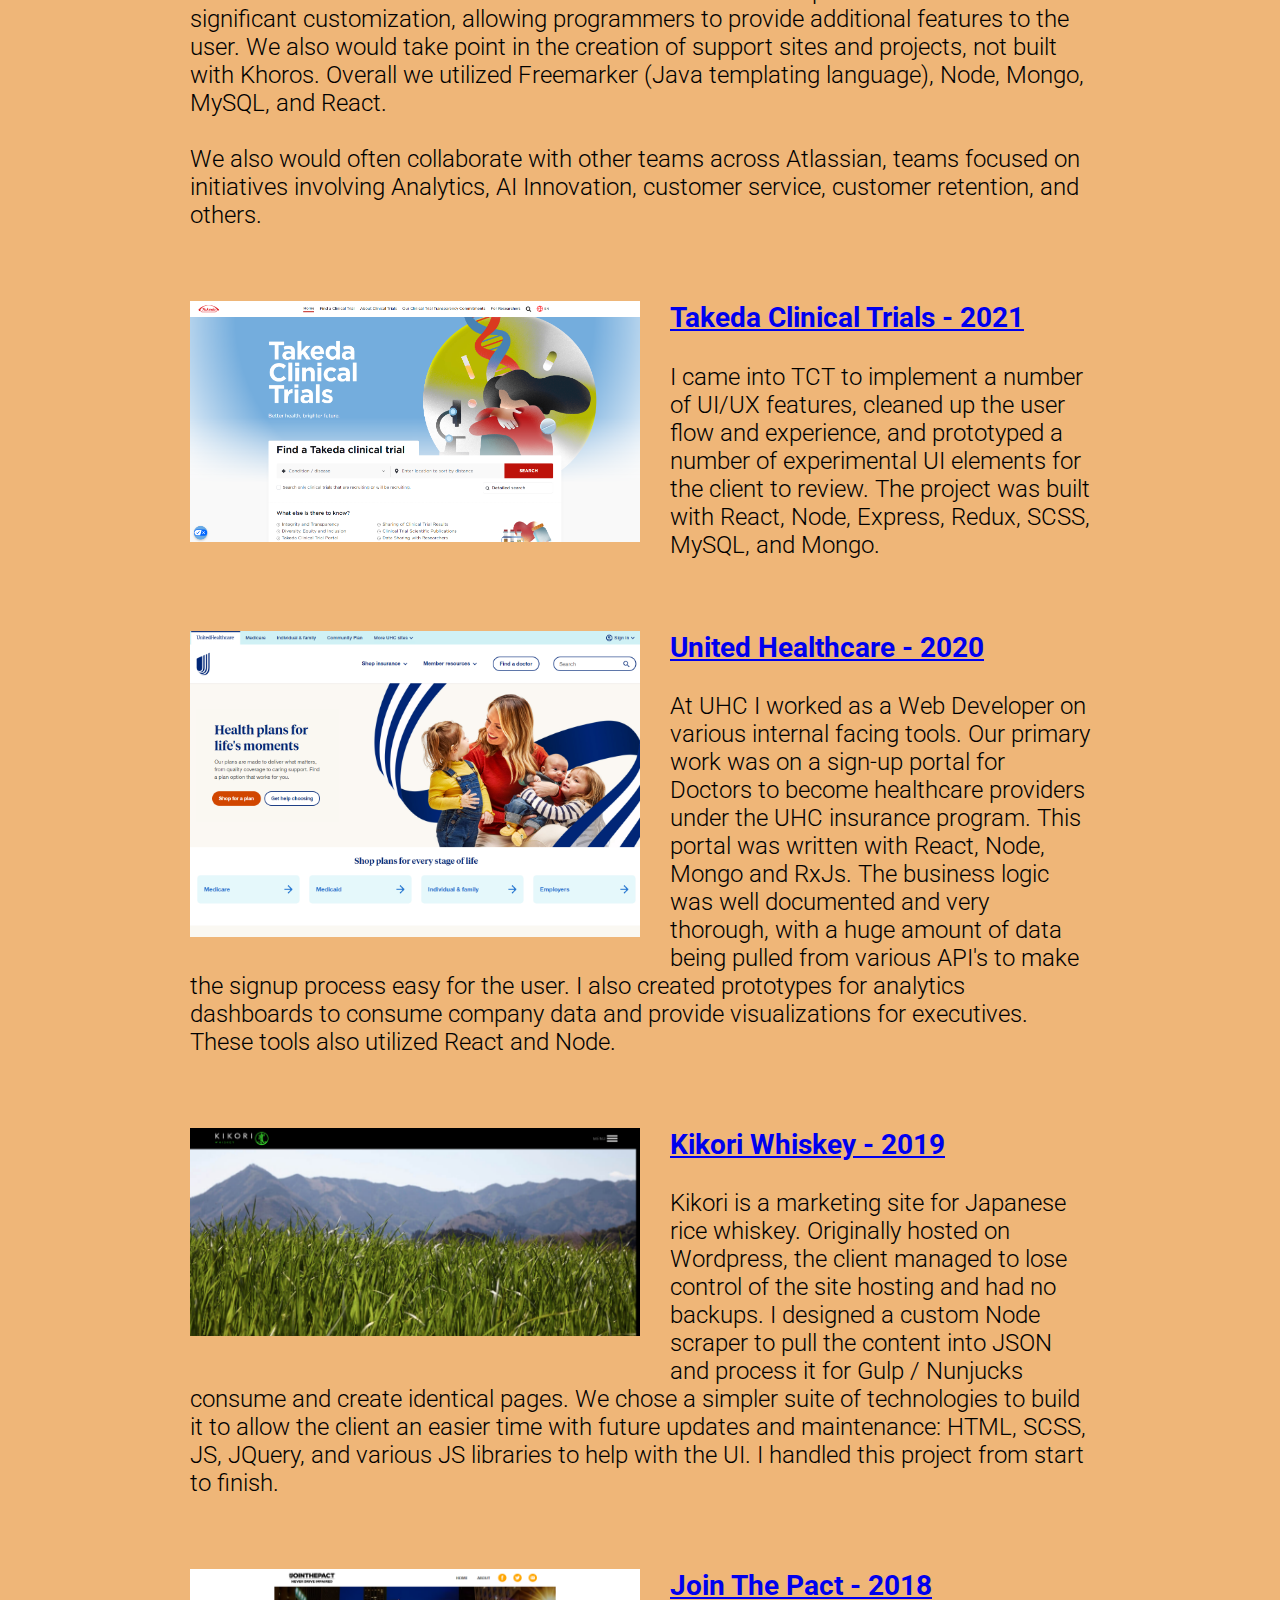
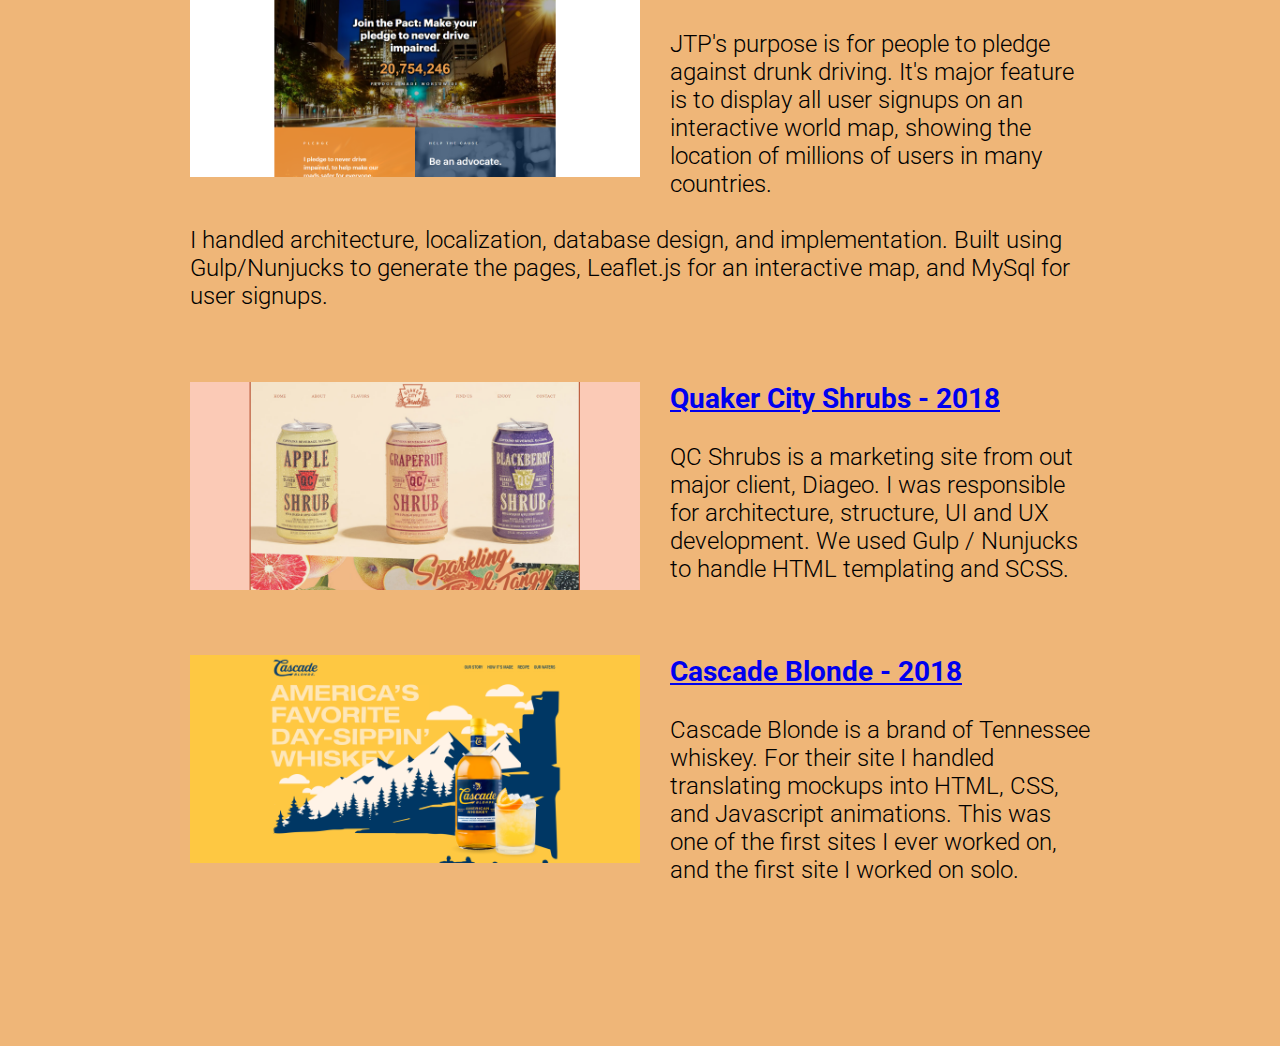
<file: work.html>
<!DOCTYPE html>
<html lang="en">

<head>
  <meta charset="UTF-8">
  <meta name="viewport" content="width=device-width, initial-scale=1.0">
  <title>Zintis May - Work</title>
  <link rel="stylesheet" href="robotoFont.css">
  <link rel="preconnect" href="https://fonts.googleapis.com">
  <link rel="preconnect" href="https://fonts.gstatic.com" crossorigin>
  <link
    href="https://fonts.googleapis.com/css2?family=Roboto:ital,wght@0,100;0,300;0,400;0,500;0,700;0,900;1,100;1,300;1,400;1,500;1,700;1,900&display=swap"
    rel="stylesheet">
  <link rel="stylesheet" href="index.css">
  <!-- Google Tag Manager -->
  <script>(function (w, d, s, l, i) {
      w[l] = w[l] || []; w[l].push({
        'gtm.start':
          new Date().getTime(), event: 'gtm.js'
      }); var f = d.getElementsByTagName(s)[0],
        j = d.createElement(s), dl = l != 'dataLayer' ? '&l=' + l : ''; j.async = true; j.src =
          'https://www.googletagmanager.com/gtm.js?id=' + i + dl; f.parentNode.insertBefore(j, f);
    })(window, document, 'script', 'dataLayer', 'GTM-M5S8KQSX');</script>
  <!-- End Google Tag Manager -->
</head>

<body class="work">
  <!-- Google Tag Manager (noscript) -->
  <noscript><iframe src="https://www.googletagmanager.com/ns.html?id=GTM-M5S8KQSX" height="0" width="0"
      style="display:none;visibility:hidden"></iframe></noscript>
  <!-- End Google Tag Manager (noscript) -->
  <div class="contentArea" id="contentArea">
    <h1 class="headerText">Work Experience</h1>

    <div class="row">
      <p>Some years ago a friend of mine forgot what kind of work I did, and mentioned "well, I always thought you were
        a programmer". And... that stuck with me. Enough to start studying it in 2016, and switch careers by
        2017.It's been a gratifying journey (and a neverending one). It scratches my itches for challenge, creativity,
        and problem solving.<br><br>Here's a selection of organizations and websites that I've worked on over the years!
      </p>
    </div>

  </div>
</body>
<!-- assigns variable "workData" -->
<script src="data/workData.js"></script>
<script>
  let contentArea = document.getElementById("contentArea")
  for (let x = 0; x < workData.length; x++) {
    let job = workData[x]
    let content = `
      <div class="floatRow">
        <a href="${job.linkURL}">
          <img src="images/${job.image}" alt="">
        </a>
          <h3>
            <a href="${job.linkURL}">${job.properName} - ${job.year}</a>
          </h3>
          ${job.description}
      </div>
    `
    contentArea.innerHTML += content
  }
</script>
<script src="addMenu.js"></script>

</html>
</file>
<file: robotoFont.css>
.roboto-thin {
  font-family: "Roboto", sans-serif;
  font-weight: 100;
  font-style: normal;
}

.roboto-light {
  font-family: "Roboto", sans-serif;
  font-weight: 300;
  font-style: normal;
}

.roboto-regular {
  font-family: "Roboto", sans-serif;
  font-weight: 400;
  font-style: normal;
}

.roboto-medium {
  font-family: "Roboto", sans-serif;
  font-weight: 500;
  font-style: normal;
}

.roboto-bold {
  font-family: "Roboto", sans-serif;
  font-weight: 700;
  font-style: normal;
}

.roboto-black {
  font-family: "Roboto", sans-serif;
  font-weight: 900;
  font-style: normal;
}

.roboto-thin-italic {
  font-family: "Roboto", sans-serif;
  font-weight: 100;
  font-style: italic;
}

.roboto-light-italic {
  font-family: "Roboto", sans-serif;
  font-weight: 300;
  font-style: italic;
}

.roboto-regular-italic {
  font-family: "Roboto", sans-serif;
  font-weight: 400;
  font-style: italic;
}

.roboto-medium-italic {
  font-family: "Roboto", sans-serif;
  font-weight: 500;
  font-style: italic;
}

.roboto-bold-italic {
  font-family: "Roboto", sans-serif;
  font-weight: 700;
  font-style: italic;
}

.roboto-black-italic {
  font-family: "Roboto", sans-serif;
  font-weight: 900;
  font-style: italic;
}
</file>
<file: index.css>
html {
  font-size: 24px;
  font-family: "Roboto", Arial, Helvetica, sans-serif;
  font-weight: 300;
}
.headerText {
  text-align: center;
  width: 100%;
}
.centerText {
  text-align: center;
}
.contact .row {
  text-align: center;
  align-items: center;
  justify-content: center;
}
.captionText {
  position: relative;
  height: 0;
  bottom: 2.5rem;
  z-index: 100;
  color: white;
  text-shadow: 2px 2px 0px black;
  text-align: center;
  width: 100%;
  margin-left: 20px;
  font-weight: 500;
}

body {
  margin: 0;
  padding: 0;
  padding: 90px 50px 0 50px;
  min-height: calc(100vh - 90px);
  overflow: auto;
  overflow-x: hidden;
  background-color: #efb678;
}
.fancyZ {
  height: 75px;
  width: 75px;
  background-position: center;
  background-size: contain;
  background-image: url(images/fancyZ.png);
}
.fixedCenter {
  position: fixed;
  top: 50%;
  left: 50%;
  transform: translate(-50%, -50%);
}
#shapeHolder {
  position: relative;
  z-index: 100;
  display: flex;
  justify-content: center;
  align-items: center;
  min-height: 100vh;
}

.sidePattern {
  pointer-events: none;
  top: 0%;
  left: 0%;
  position: fixed;
  height: 100%;
  width: 100%;
  background-size: cover;
  background-repeat: no-repeat;
}

.blueSquare {
  position: fixed;
  /* min-width: 30px;
  min-height: 30px;
  max-width: 100px;
  max-height: 100px; */
  transform: translate(-50%, -50%);
  background-color: rgb(16, 73, 135);
}

@media (max-width: 600px) {
  .blueSquare:nth-child(even) {
    display: none;
  }
}
.homeButton {
  position: fixed;
  top: 10px;
  left: 20px;
  height: 45px;
  width: 45px;
  background-image: URL(images/fancyZ.png);
  background-size: contain;
  background-position: center;
}
.blackBar {
  height: 1px;
  background-color: black;
}

.menuBarVisible {
  transform: translateY(70px);
}
.menuBar {
  position: fixed;
  z-index: 10000;
  bottom: 100%;
  left: 90px;
  transition: 0.5s;
  display: flex;
  justify-content: space-around;
  align-items: center;
  height: 70px;
  width: calc(100% - 90px - 90px);
  background-color: #efb678;
}
.menuDiv {
  position: fixed;
  top: 20px;
  right: 20px;
  height: 30px;
  width: 50px;
  display: flex;
  flex-direction: column;
  justify-content: space-between;
  cursor: pointer;
}
.menuBar a {
  height: 75px;
  width: 75px;
  display: flex;
  justify-content: center;
  align-items: center;
  flex-direction: column;
  text-decoration: none;
  font-weight: bold;
  color: black;
  font-size: 0.6rem;
}
.menuBar a img {
  max-width: 100%;
  max-height: 45px;
}
@media (max-width: 750px) {
  .menuBar {
    font-size: 0.8rem;
  }
}
@media (max-width: 550px) {
  .menuBar {
    flex-direction: column;
    height: calc(100vh - 70px);
    width: 90px;
    transform: none;
    bottom: 0%;
    left: 100%;
    font-size: 0.5rem;
    justify-content: flex-start;
  }
  .menuBar a {
    margin-top: 20px;
  }
  .menuBarVisible {
    transform: translateX(-100%);
  }
}

/* //home */
.row {
  margin: auto;
  max-width: 900px;
  display: flex;
  justify-content: space-between;
  align-items: start;
  flex-wrap: wrap;
  margin-bottom: 50px;
}
.floatRow {
  margin: auto;
  max-width: 900px;
  clear: both;
  margin-bottom: 3rem;
}
.floatRow img {
  float: left;
  min-width: 300px;

  width: 50%;
  margin: 0 30px 30px 0;
}
@media (max-width: 750px) {
  .floatRow img {
    width: 100%;
    min-width: 0;
  }
}

.col {
  min-height: 300px;
  width: 48%;
  min-width: 300px;
  /* outline: 1px solid black; */
  display: flex;
  flex-direction: column;
  justify-content: center;
  align-items: center;
}
.row.flip {
  flex-direction: row-reverse;
}
.col.right h3 {
  margin-top: 0;
}
.col.right {
  align-items: start;
}
.col.left {
}
.col img {
  width: 100%;
  max-width: 400px;

  /* max-height: 500px; */
  /* max-width: 300px; */
}

@media (max-width: 750px) {
  .row {
    justify-content: center;
    flex-direction: column-reverse !important;
  }
  .col {
    width: 100%;
    justify-content: flex-start;
  }
}

.headshot {
  position: relative;
  z-index: 1000;
  height: 90vmin;
  width: 90vmin;
  max-height: 300px;
  max-width: 300px;
  background-image: url(images/zintisHeadshot.png);
  background-size: cover;
  background-position: center;
  margin: 0 auto;
  border-radius: 50%;
}
.contentArea {
  position: relative;
  min-height: calc(100vh - 180px);
  padding-bottom: 90px;
}

.blueSquare.textSquare {
  margin: 0 auto;
  position: absolute;
  height: 180px;
  max-height: 180px;
  width: 200px;
  max-width: 200px;
  padding-bottom: 20px;
  display: flex;
  justify-content: flex-end;
  text-align: center;
  align-items: center;
  flex-direction: column;
  background-color: rgba(16, 73, 135, 0.5);
}

.home .contentArea {
  display: flex;
  justify-content: center;
  align-items: center;
  flex-direction: column;
  text-align: center;
}

@media (max-width: 550px) {
  .home .contentArea {
    width: 100vw;
    position: relative;
    left: -50px;
  }
}

#links #menuDiv {
  display: none;
}
#links #homeDiv {
  display: none;
}

#links #menuBar {
  width: 100%;
  position: static;
  display: flex;
  justify-content: space-between;
  align-items: center;
}
#links #menuBar a {
  display: flex;
}
</file>
